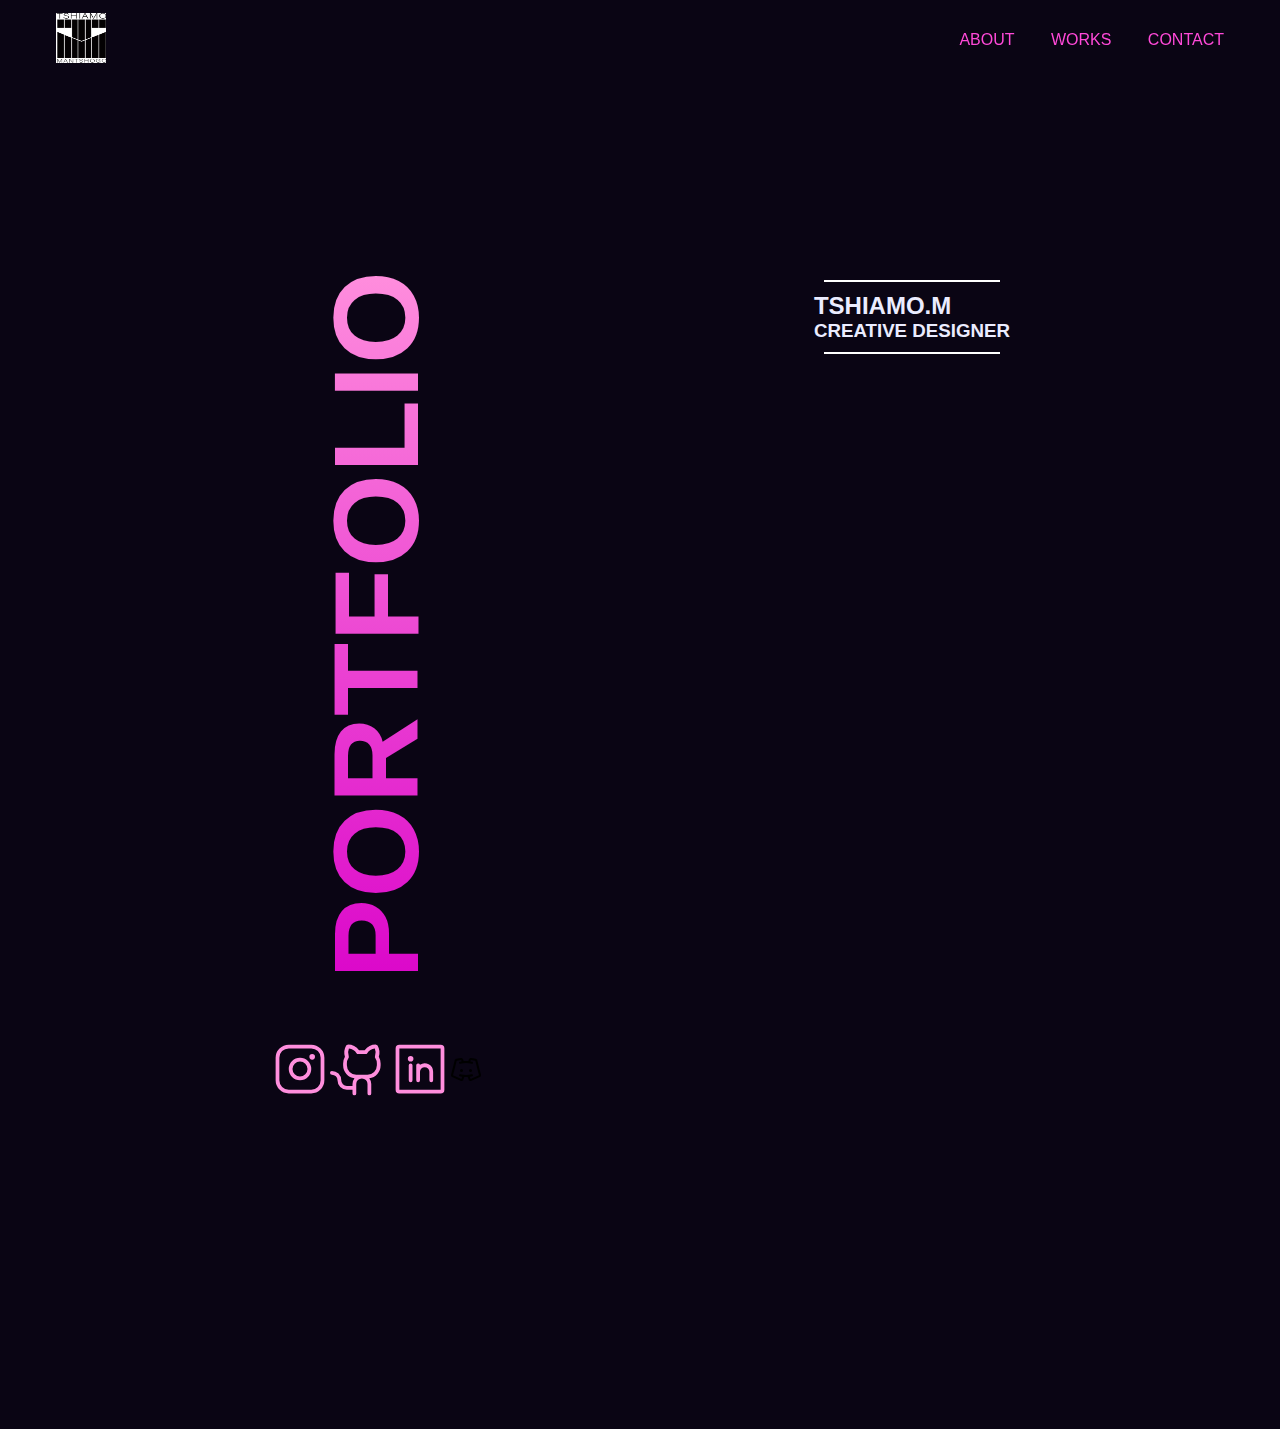
<file: index.html>
<!DOCTYPE html>
<html lang="en">
  <head>
    <meta charset="UTF-8" />
    <title>Tshiamo.M</title>
    <link rel="stylesheet" href="main.css" />
  </head>
  <body>
    <header id="navbar">
      <div class="container">
        <a href="#home" class="logo">
          <img
            src="/pictures/Screenshot (51).png"
            alt="logo"
            width="50"
            height="50"
          />
        </a>
        <!-- inline SVG placeholder logo – replace src with your own png later -->

        <nav>
          <a href="about.html">ABOUT</a>
          <a href="works.html">WORKS</a>
          <a href="contacts.html">CONTACT</a>
        </nav>
      </div>
    </header>

    <!--<section id="home" class="hero">
  <div class="hero-text">
    <h1>TSHIAMO.M</h1>
    <h2>CREATIVE DESIGNER</h2>
  </div>
</section>-->

    <section class="intro-container">
      <div class="left-intro">
        <h1>PORTFOLIO</h1>

        <div class="icon-intro">
          <a href="https://www.instagram.com/" class="icon-link" aria-label="View portfolio">
            <svg
              xmlns="http://www.w3.org/2000/svg"
              width="60"
              height="60"
              fill="#ff8edd"
              viewBox="0 0 256 256"
            >
              <path
                d="M128,80a48,48,0,1,0,48,48A48.05,48.05,0,0,0,128,80Zm0,80a32,32,0,1,1,32-32A32,32,0,0,1,128,160ZM176,24H80A56.06,56.06,0,0,0,24,80v96a56.06,56.06,0,0,0,56,56h96a56.06,56.06,0,0,0,56-56V80A56.06,56.06,0,0,0,176,24Zm40,152a40,40,0,0,1-40,40H80a40,40,0,0,1-40-40V80A40,40,0,0,1,80,40h96a40,40,0,0,1,40,40ZM192,76a12,12,0,1,1-12-12A12,12,0,0,1,192,76Z"
              ></path>
            </svg>
          </a>
          <a href="https://github.com/tshiamonx" class="icon-link" aria-label="About me">
            <svg
              xmlns="http://www.w3.org/2000/svg"
              width="60"
              height="60"
              fill="#ff8edd"
              viewBox="0 0 256 256"
            >
              <path
                d="M208.31,75.68A59.78,59.78,0,0,0,202.93,28,8,8,0,0,0,196,24a59.75,59.75,0,0,0-48,24H124A59.75,59.75,0,0,0,76,24a8,8,0,0,0-6.93,4,59.78,59.78,0,0,0-5.38,47.68A58.14,58.14,0,0,0,56,104v8a56.06,56.06,0,0,0,48.44,55.47A39.8,39.8,0,0,0,96,192v8H72a24,24,0,0,1-24-24A40,40,0,0,0,8,136a8,8,0,0,0,0,16,24,24,0,0,1,24,24,40,40,0,0,0,40,40H96v16a8,8,0,0,0,16,0V192a24,24,0,0,1,48,0v40a8,8,0,0,0,16,0V192a39.8,39.8,0,0,0-8.44-24.53A56.06,56.06,0,0,0,216,112v-8A58.14,58.14,0,0,0,208.31,75.68ZM200,112a40,40,0,0,1-40,40H112a40,40,0,0,1-40-40v-8a41.74,41.74,0,0,1,6.9-22.48A8,8,0,0,0,80,73.83a43.81,43.81,0,0,1,.79-33.58,43.88,43.88,0,0,1,32.32,20.06A8,8,0,0,0,119.82,64h32.35a8,8,0,0,0,6.74-3.69,43.87,43.87,0,0,1,32.32-20.06A43.81,43.81,0,0,1,192,73.83a8.09,8.09,0,0,0,1,7.65A41.72,41.72,0,0,1,200,104Z"
              ></path>
            </svg>
          </a>
          <a href="https://www.linkedin.com/in/tshiamo-mantshogo-31301130a/?lipi=urn%3Ali%3Apage%3Ad_flagship3_feed%3Bql8oKWwaStCgfAPXaKepIQ%3D%3D" class="icon-link" aria-label="My works">
            <svg
              xmlns="http://www.w3.org/2000/svg"
              width="60"
              height="60"
              fill="#ff8edd"
              viewBox="0 0 256 256"
            >
              <path
                d="M216,24H40A16,16,0,0,0,24,40V216a16,16,0,0,0,16,16H216a16,16,0,0,0,16-16V40A16,16,0,0,0,216,24Zm0,192H40V40H216V216ZM96,112v64a8,8,0,0,1-16,0V112a8,8,0,0,1,16,0Zm88,28v36a8,8,0,0,1-16,0V140a20,20,0,0,0-40,0v36a8,8,0,0,1-16,0V112a8,8,0,0,1,15.79-1.78A36,36,0,0,1,184,140ZM100,84A12,12,0,1,1,88,72,12,12,0,0,1,100,84Z"
              ></path>
            </svg>
          </a>

          <a href="contacts.html" class="icon-link" aria-label="Contact me">
            <svg
              xmlns="http://www.w3.org/2000/svg"
              width="32"
              height="32"
              fill="#000000"
              viewBox="0 0 256 256"
            >
              <path
                d="M104,140a12,12,0,1,1-12-12A12,12,0,0,1,104,140Zm60-12a12,12,0,1,0,12,12A12,12,0,0,0,164,128Zm74.45,64.9-67,29.71a16.17,16.17,0,0,1-21.71-9.1l-8.11-22q-6.72.45-13.63.46t-13.63-.46l-8.11,22a16.18,16.18,0,0,1-21.71,9.1l-67-29.71a15.93,15.93,0,0,1-9.06-18.51L38,58A16.07,16.07,0,0,1,51,46.14l36.06-5.93a16.22,16.22,0,0,1,18.26,11.88l3.26,12.84Q118.11,64,128,64t19.4.93l3.26-12.84a16.21,16.21,0,0,1,18.26-11.88L205,46.14A16.07,16.07,0,0,1,218,58l29.53,116.38A15.93,15.93,0,0,1,238.45,192.9ZM232,178.28,202.47,62s0,0-.08,0L166.33,56a.17.17,0,0,0-.17,0l-2.83,11.14c5,.94,10,2.06,14.83,3.42A8,8,0,0,1,176,86.31a8.09,8.09,0,0,1-2.16-.3A172.25,172.25,0,0,0,128,80a172.25,172.25,0,0,0-45.84,6,8,8,0,1,1-4.32-15.4c4.82-1.36,9.78-2.48,14.82-3.42L89.83,56s0,0-.12,0h0L53.61,61.93a.17.17,0,0,0-.09,0L24,178.33,91,208a.23.23,0,0,0,.22,0L98,189.72a173.2,173.2,0,0,1-20.14-4.32A8,8,0,0,1,82.16,170,171.85,171.85,0,0,0,128,176a171.85,171.85,0,0,0,45.84-6,8,8,0,0,1,4.32,15.41A173.2,173.2,0,0,1,158,189.72L164.75,208a.22.22,0,0,0,.21,0Z"
              ></path>
            </svg>
          </a>
        </div>
      </div>
      <div class="right-intro">
        <div class="intro-heading">
          <div class="intro-line"></div>
          <h2 style="font-size: 55">TSHIAMO.M</h2>
          <h3>CREATIVE DESIGNER</h3>
          <div class="intro-line"></div>
        </div>
        
      </div>
    </section>

    <script src="main.js"></script>
  </body>
</html>
</file>
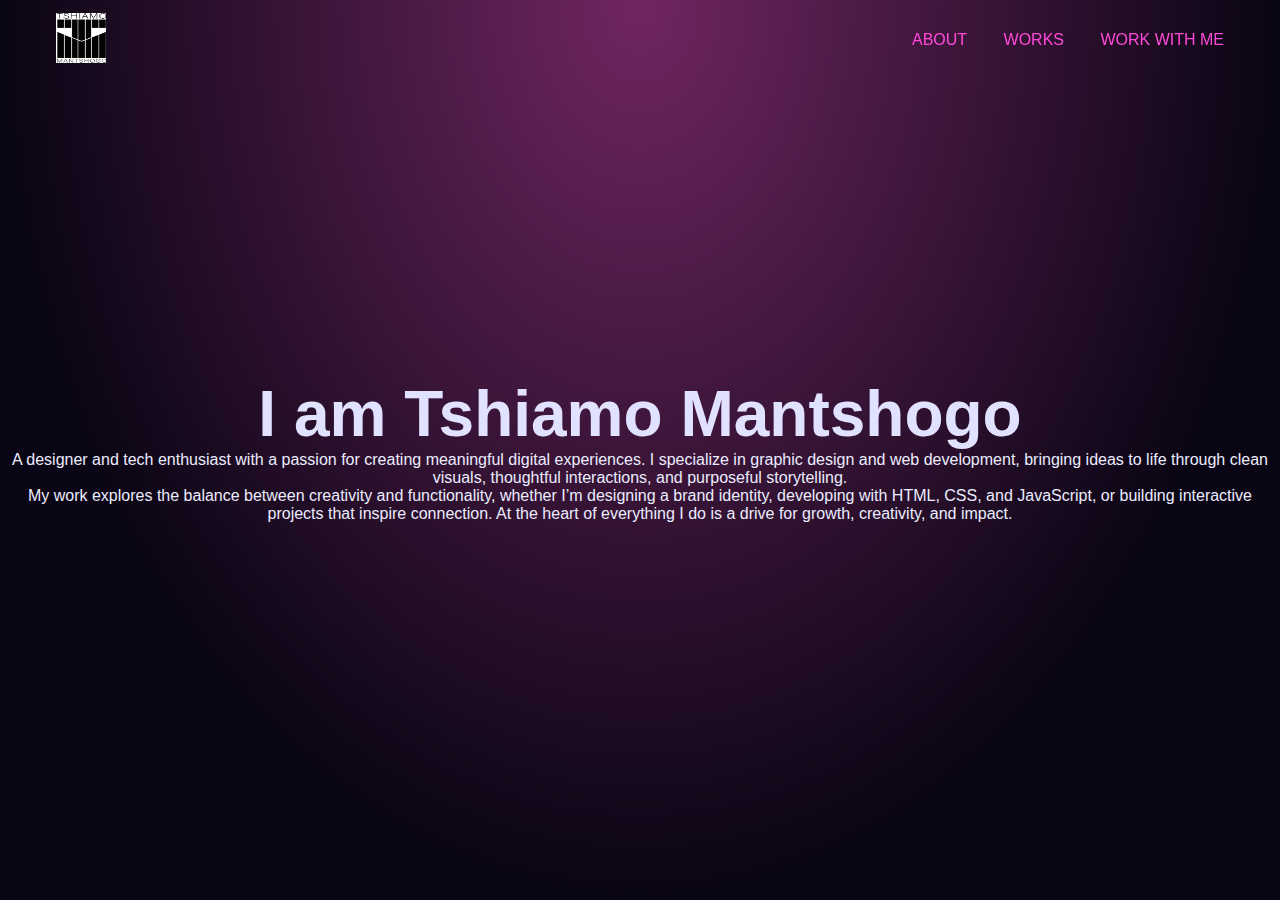
<file: about.html>
<!DOCTYPE html>
<html lang="en">
<head>
  <meta charset="UTF-8">
  <title>About – Tshiamo.M</title>
  <link rel="stylesheet" href="main.css">
</head>
<body>

 <header>
      <div class="container">
        <a href="index.html">
          <img
            src="/pictures/Screenshot (51).png"
            alt="logo"
            width="50"
            height="50"
          />
        </a>
        <nav>
          <a href="about.html">ABOUT</a>
          <a href="works.html">WORKS</a>
          <a href="contacts.html">WORK WITH ME</a>
        </nav>
      </div>
    </header>

<main>
  <section class="about hero">
    <div class="hero-text fade-up">
      <h1>I am Tshiamo Mantshogo</h1>
      <p>
        A designer and tech enthusiast with a passion for creating meaningful digital experiences.
        I specialize in graphic design and web development, bringing ideas to life through clean
        visuals, thoughtful interactions, and purposeful storytelling.
      </p>
      <p>
        My work explores the balance between creativity and functionality, whether I’m designing
        a brand identity, developing with HTML, CSS, and JavaScript, or building interactive
        projects that inspire connection. At the heart of everything I do is a drive for
        growth, creativity, and impact.
      </p>
    </div>
  </section>
</main>

<script src="main.js"></script>
</body>
</html>
</file>
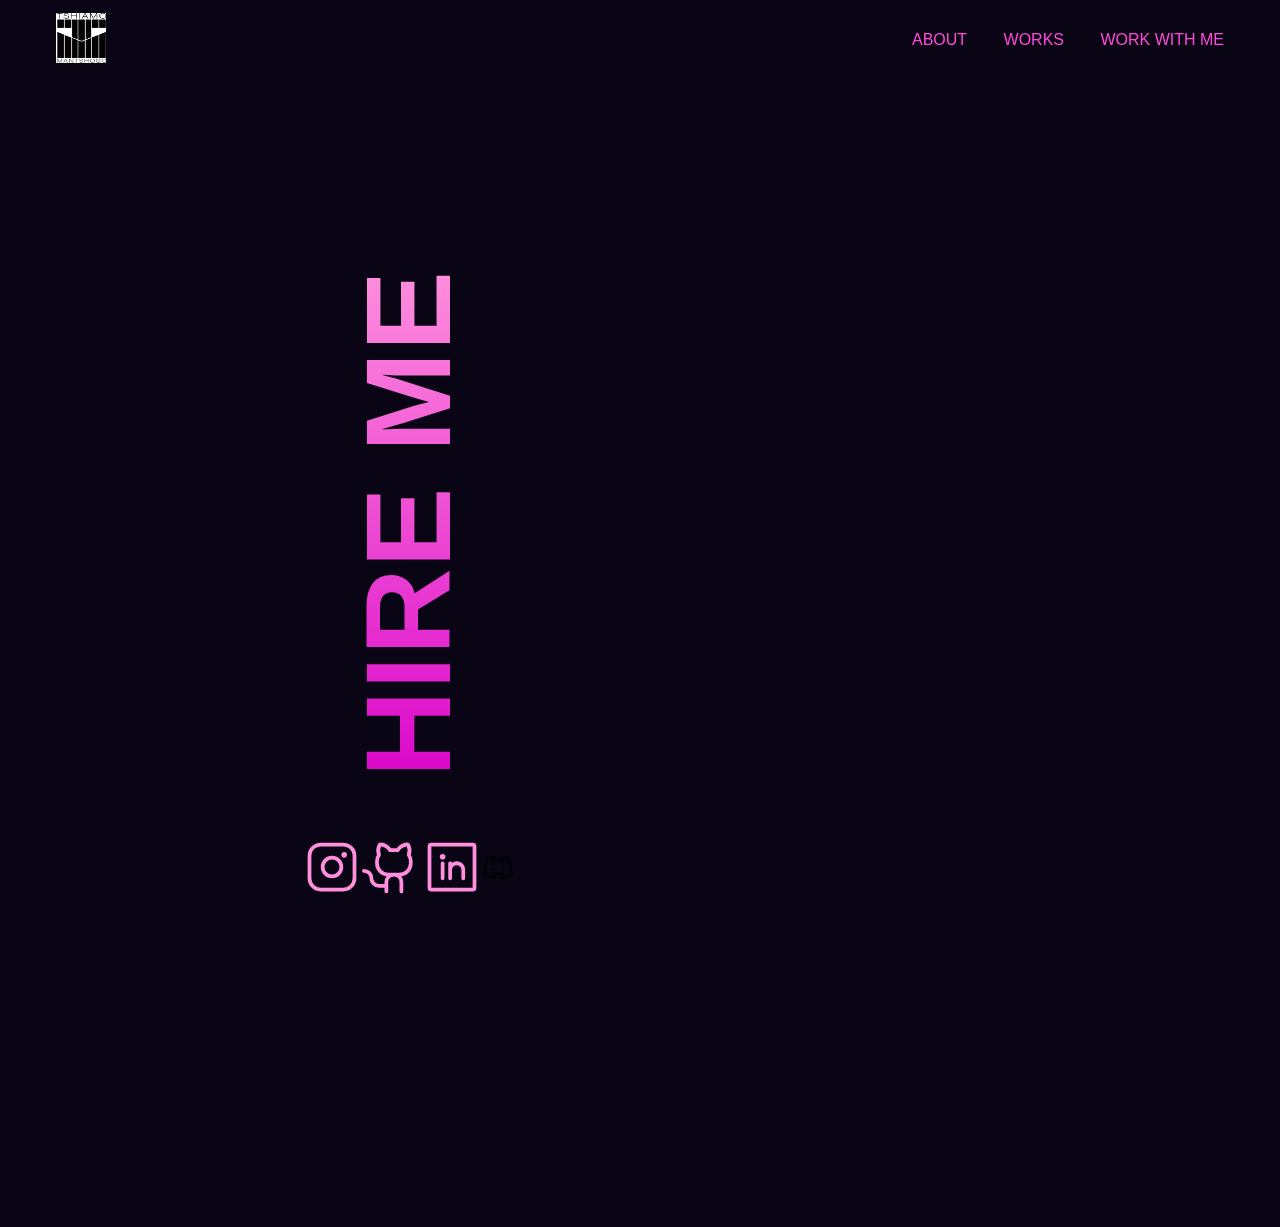
<file: contacts.html>
<!DOCTYPE html>
<html lang="en">
  <head>
    <meta charset="UTF-8" />
    <title>Tshiamo.M</title>
    <link rel="stylesheet" href="main.css" />
  </head>
  <body>
    <header>
      <div class="container">
        <a href="index.html">
          <img
            src="/pictures/Screenshot (51).png"
            alt="logo"
            width="50"
            height="50"
          />
        </a>
        <nav>
          <a href="about.html">ABOUT</a>
          <a href="works.html">WORKS</a>
          <a href="contacts.html">WORK WITH ME</a>
        </nav>
      </div>
    </header>

    <!--<section id="home" class="hero">
  <div class="hero-text">
    <h1>TSHIAMO.M</h1>
    <h2>CREATIVE DESIGNER</h2>
  </div>
</section>-->

    <section class="intro-container">
      <div class="left-intro">
        <h1>HIRE ME</h1>

        <div class="icon-intro">
          <a href="#portfolio" class="icon-link" aria-label="View portfolio">
            <svg
              xmlns="http://www.w3.org/2000/svg"
              width="60"
              height="60"
              fill="#ff8edd"
              viewBox="0 0 256 256"
            >
              <path
                d="M128,80a48,48,0,1,0,48,48A48.05,48.05,0,0,0,128,80Zm0,80a32,32,0,1,1,32-32A32,32,0,0,1,128,160ZM176,24H80A56.06,56.06,0,0,0,24,80v96a56.06,56.06,0,0,0,56,56h96a56.06,56.06,0,0,0,56-56V80A56.06,56.06,0,0,0,176,24Zm40,152a40,40,0,0,1-40,40H80a40,40,0,0,1-40-40V80A40,40,0,0,1,80,40h96a40,40,0,0,1,40,40ZM192,76a12,12,0,1,1-12-12A12,12,0,0,1,192,76Z"
              ></path>
            </svg>
          </a>
          <a href="https://github.com/tshiamonx" class="icon-link" aria-label="About me">
            <svg
              xmlns="http://www.w3.org/2000/svg"
              width="60"
              height="60"
              fill="#ff8edd"
              viewBox="0 0 256 256"
            >
              <path
                d="M208.31,75.68A59.78,59.78,0,0,0,202.93,28,8,8,0,0,0,196,24a59.75,59.75,0,0,0-48,24H124A59.75,59.75,0,0,0,76,24a8,8,0,0,0-6.93,4,59.78,59.78,0,0,0-5.38,47.68A58.14,58.14,0,0,0,56,104v8a56.06,56.06,0,0,0,48.44,55.47A39.8,39.8,0,0,0,96,192v8H72a24,24,0,0,1-24-24A40,40,0,0,0,8,136a8,8,0,0,0,0,16,24,24,0,0,1,24,24,40,40,0,0,0,40,40H96v16a8,8,0,0,0,16,0V192a24,24,0,0,1,48,0v40a8,8,0,0,0,16,0V192a39.8,39.8,0,0,0-8.44-24.53A56.06,56.06,0,0,0,216,112v-8A58.14,58.14,0,0,0,208.31,75.68ZM200,112a40,40,0,0,1-40,40H112a40,40,0,0,1-40-40v-8a41.74,41.74,0,0,1,6.9-22.48A8,8,0,0,0,80,73.83a43.81,43.81,0,0,1,.79-33.58,43.88,43.88,0,0,1,32.32,20.06A8,8,0,0,0,119.82,64h32.35a8,8,0,0,0,6.74-3.69,43.87,43.87,0,0,1,32.32-20.06A43.81,43.81,0,0,1,192,73.83a8.09,8.09,0,0,0,1,7.65A41.72,41.72,0,0,1,200,104Z"
              ></path>
            </svg>
          </a>
          <a href="https://www.linkedin.com/in/tshiamo-mantshogo-31301130a/?lipi=urn%3Ali%3Apage%3Ad_flagship3_feed%3Bql8oKWwaStCgfAPXaKepIQ%3D%3D" class="icon-link" aria-label="My works">
            <svg
              xmlns="http://www.w3.org/2000/svg"
              width="60"
              height="60"
              fill="#ff8edd"
              viewBox="0 0 256 256"
            >
              <path
                d="M216,24H40A16,16,0,0,0,24,40V216a16,16,0,0,0,16,16H216a16,16,0,0,0,16-16V40A16,16,0,0,0,216,24Zm0,192H40V40H216V216ZM96,112v64a8,8,0,0,1-16,0V112a8,8,0,0,1,16,0Zm88,28v36a8,8,0,0,1-16,0V140a20,20,0,0,0-40,0v36a8,8,0,0,1-16,0V112a8,8,0,0,1,15.79-1.78A36,36,0,0,1,184,140ZM100,84A12,12,0,1,1,88,72,12,12,0,0,1,100,84Z"
              ></path>
            </svg>
          </a>

          <a href="contacts.html" class="icon-link" aria-label="Contact me">
            <svg
              xmlns="http://www.w3.org/2000/svg"
              width="32"
              height="32"
              fill="#000000"
              viewBox="0 0 256 256"
            >
              <path
                d="M104,140a12,12,0,1,1-12-12A12,12,0,0,1,104,140Zm60-12a12,12,0,1,0,12,12A12,12,0,0,0,164,128Zm74.45,64.9-67,29.71a16.17,16.17,0,0,1-21.71-9.1l-8.11-22q-6.72.45-13.63.46t-13.63-.46l-8.11,22a16.18,16.18,0,0,1-21.71,9.1l-67-29.71a15.93,15.93,0,0,1-9.06-18.51L38,58A16.07,16.07,0,0,1,51,46.14l36.06-5.93a16.22,16.22,0,0,1,18.26,11.88l3.26,12.84Q118.11,64,128,64t19.4.93l3.26-12.84a16.21,16.21,0,0,1,18.26-11.88L205,46.14A16.07,16.07,0,0,1,218,58l29.53,116.38A15.93,15.93,0,0,1,238.45,192.9ZM232,178.28,202.47,62s0,0-.08,0L166.33,56a.17.17,0,0,0-.17,0l-2.83,11.14c5,.94,10,2.06,14.83,3.42A8,8,0,0,1,176,86.31a8.09,8.09,0,0,1-2.16-.3A172.25,172.25,0,0,0,128,80a172.25,172.25,0,0,0-45.84,6,8,8,0,1,1-4.32-15.4c4.82-1.36,9.78-2.48,14.82-3.42L89.83,56s0,0-.12,0h0L53.61,61.93a.17.17,0,0,0-.09,0L24,178.33,91,208a.23.23,0,0,0,.22,0L98,189.72a173.2,173.2,0,0,1-20.14-4.32A8,8,0,0,1,82.16,170,171.85,171.85,0,0,0,128,176a171.85,171.85,0,0,0,45.84-6,8,8,0,0,1,4.32,15.41A173.2,173.2,0,0,1,158,189.72L164.75,208a.22.22,0,0,0,.21,0Z"
              ></path>
            </svg>
          </a>
        </div>
      </div>
      
        
      </div>
    </section>

    <script src="main.js"></script>
  </body>
</html>
</file>
<file: main.css>
/* ----------  RESET  ---------- */
* {
  box-sizing: border-box;
  margin: 0;
  padding: 0;
}

/* ----------  GLOBAL  ---------- */
html {
  scroll-behavior: smooth;
}
body {
  font-family: Arial, Helvetica, sans-serif;
  background: #0a0514; /* deep navy-purple */
  color: #ebecff;
  min-height: 100vh;
}

/* ----------  HEADER / NAV  ---------- */
header {
  position: fixed;
  top: 0;
  left: 0;
  right: 0;
  height: 80px;
  z-index: 100;
  transition: height 0.3s ease, background 0.3s ease;
}
header.glass {
  /* shrank state */
  height: 60px;
  background: rgba(107, 2, 90, 0.65);
  backdrop-filter: blur(10px);
}

.container {
  max-width: 1200px;
  margin: 0 auto;
  height: 100%;
  display: flex;
  align-items: center;
  justify-content: space-between;
  padding: 0 1rem;
}

.logo {
  display: block;
}

nav a {
  margin-left: 2rem;
  color: #ff49d8; /* your vivid pink */
  text-decoration: none;
  font-size: 1rem;
  position: relative;
  transition: color 0.25s;
  align-items: center;
}
nav a:hover,
nav a.active {
  color: #ff8edd;
} /* softer pink on hover */

nav a::after {
  content: "";
  position: absolute;
  left: 0;
  bottom: -4px;
  width: 0;
  height: 2px;
  background: #ff49d8;
  transition: width 0.25s;
}
nav a:hover::after,
nav a.active::after {
  width: 100%;
}

/* ----------  HERO  ---------- */
.hero {
  height: 100vh;
  display: flex;
  align-items: center;
  justify-content: center;
  text-align: center;
  background: radial-gradient(
    ellipse at 50% 0%,
    #702660 0%,
    /* your pinkish-purple glow */ #0a0514 70%
  );
}
.hero-text {
  opacity: 0;
  transform: translateY(20px);
}
.hero-text h1 {
  font-size: clamp(2.5rem, 5vw, 4rem);
  color: #e0e2ff;
}
.hero-text h2 {
  font-size: clamp(1rem, 3vw, 1.5rem);
  font-weight: 400;
  margin-top: 0.5rem;
  color: #ff49d8; /* match nav accent */
}

/* ----------  DUMMY / CONTENT SECTIONS  ---------- */
.dummy {
  padding: 4rem 1rem;
  max-width: 800px;
  margin: 0 auto 50vh;
  border-top: 1px solid #e696d4; /* pink rule instead of old purple */
}

/* ----------  BUTTONS (if you add any later)  ---------- */
button,
.btn {
  background: #f580db;
  color: #0a0514;
  border: none;
  padding: 0.75rem 1.5rem;
  border-radius: 8px;
  font-weight: bold;
  cursor: pointer;
  transition: background 0.3s ease;
}
button:hover,
.btn:hover {
  background: #ff8edd;
}

/* ----------  RESPONSIVE  ---------- */
@media (max-width: 600px) {
  nav a {
    margin-left: 1rem;
    font-size: 0.8rem;
  }
}

/* ----------  CENTRE WORKS BLOCK VERTICALLY  ---------- */
.works-middle {
  min-height: 100vh; /* full viewport height */
  display: flex;
  flex-direction: column;
  justify-content: center; /* vertical centring */
  padding: 120px 1rem 4rem; /* keep top space under header */
  border: 1px solid#ffffff;
}

.intro-container {
  display: flex;
  justify-content: space-between;
  padding: 270px;
}

.left-intro {
  display: flex;
  align-items: center;
  justify-content: center;
  flex-direction: column;
}

.left-intro h1 {
  font-size: 120px;
  font-weight: 900;
  text-transform: uppercase;
  background: linear-gradient(180deg, #db07ca, #ff8edd); /* purple gradient */
  -webkit-background-clip: text;
  -webkit-text-fill-color: transparent;

  writing-mode: vertical-rl; /* makes text vertical */
  text-orientation: mixed;
  letter-spacing: 1px;
  transform: rotate(180deg); /* flips text upright */
}

.intro-line {
  border: 1px solid #ffffff;
  margin: 10px;
}

.icon-intro {
  display: flex;
  padding: 60px 0;
}

/* Clickable icon styles */
.icon-link {
  display: inline-flex;
  align-items: center;
  justify-content: center;
  text-decoration: none;
  cursor: pointer;
  border-radius: 8px;
  transition: transform 120ms ease, box-shadow 120ms ease;
}

.icon-link svg {
  display: block;
}

.icon-link:hover {
  transform: translateY(-4px);
}

.icon-link:focus {
  outline: 3px solid rgba(255, 142, 221, 0.35);
  outline-offset: 3px;

  .scroll-icons {
    display: flex;
    flex-direction: row;
    gap: 10px;
  }

  .scroll-box {
    background-color: #f580db;
    width: 35px;
    height: 35px;
    border-radius: 5px;
  }
}

/* ----------  click button  ---------- */

.slider {
  position: relative;
  width: 600px;
  height: 400px;
  overflow: hidden;
  border-radius: 12px;
  box-shadow: 0 0 20px rgba(255, 255, 255, 0.1);
}

.slider img {
  width: 100%;
  height: 100%;
  object-fit: cover;
  display: none;
  transition: opacity 0.5s ease-in-out;
}

.slider img.active {
  display: block;
}

.btn {
  position: absolute;
  top: 50%;
  transform: translateY(-50%);
  background: rgba(255, 255, 255, 0.2);
  border: none;
  color: white;
  font-size: 24px;
  cursor: pointer;
  padding: 10px 15px;
  border-radius: 50%;
  transition: background 0.3s;
}

.btn:hover {
  background: rgba(255, 255, 255, 0.5);
}

#prev {
  left: 10px;
}

#next {
  right: 10px;
}

/* Category Buttons */
.categories {
  display: flex;
  justify-content: center;
  gap: 15px;
  margin-top: 20px;
}

.category-btn {
  background: transparent;
  border: 2px solid #f580db;
  color: #f580db;
  padding: 8px 16px;
  border-radius: 25px;
  font-size: 14px;
  cursor: pointer;
  transition: all 0.3s ease;
}

.category-btn:hover,
.category-btn.active {
  background: #f580db;
  color: white;
}

.social-group {
  display: flex;
  align-items: center;
  justify-content: center;
  margin-top: 200px;
  gap: 30px;
}
.social2 {
  margin-right: 200px;
}

.work-btn {
  background-color: #f580db;
  border-radius: 10px;
  color: white;
  padding: 10px 40px;
  text-decoration: none;
}

.footer-bottom {
  color: #f580db;
  font-size: 25px;
}
</file>
